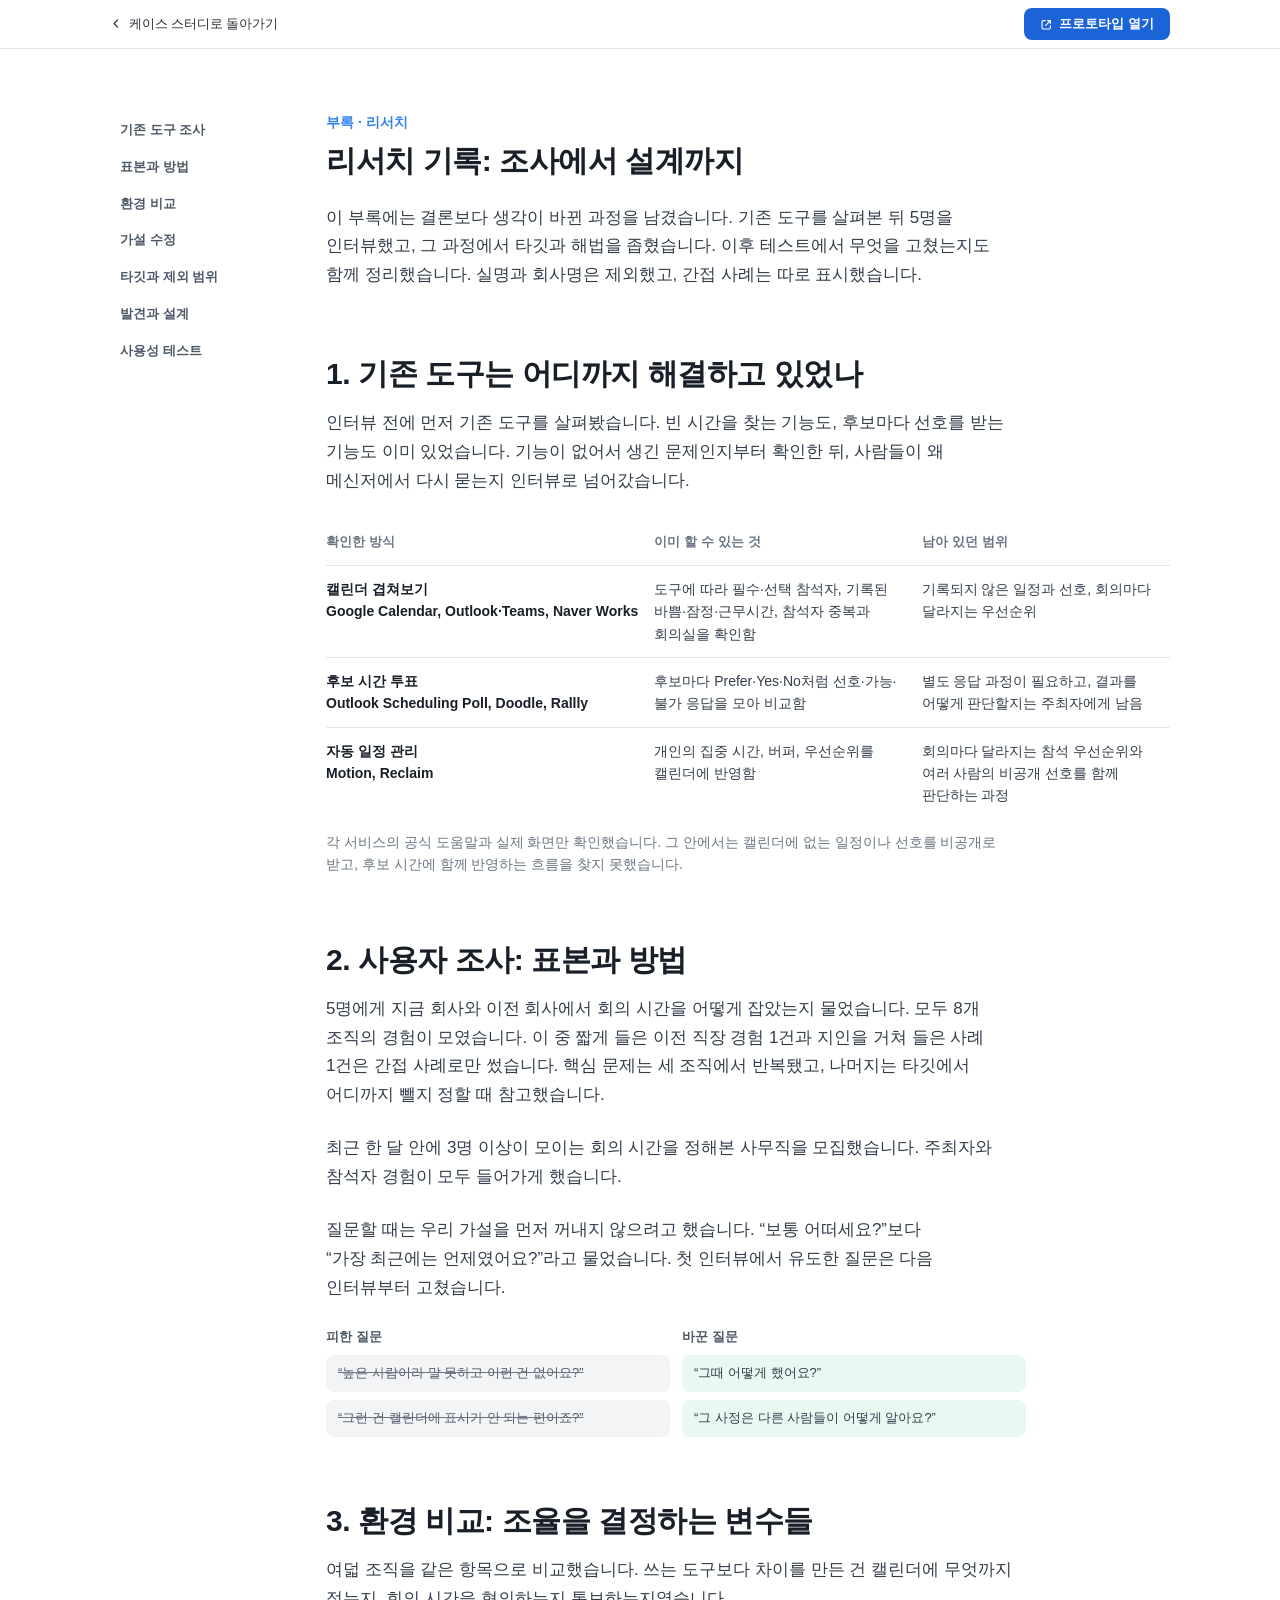
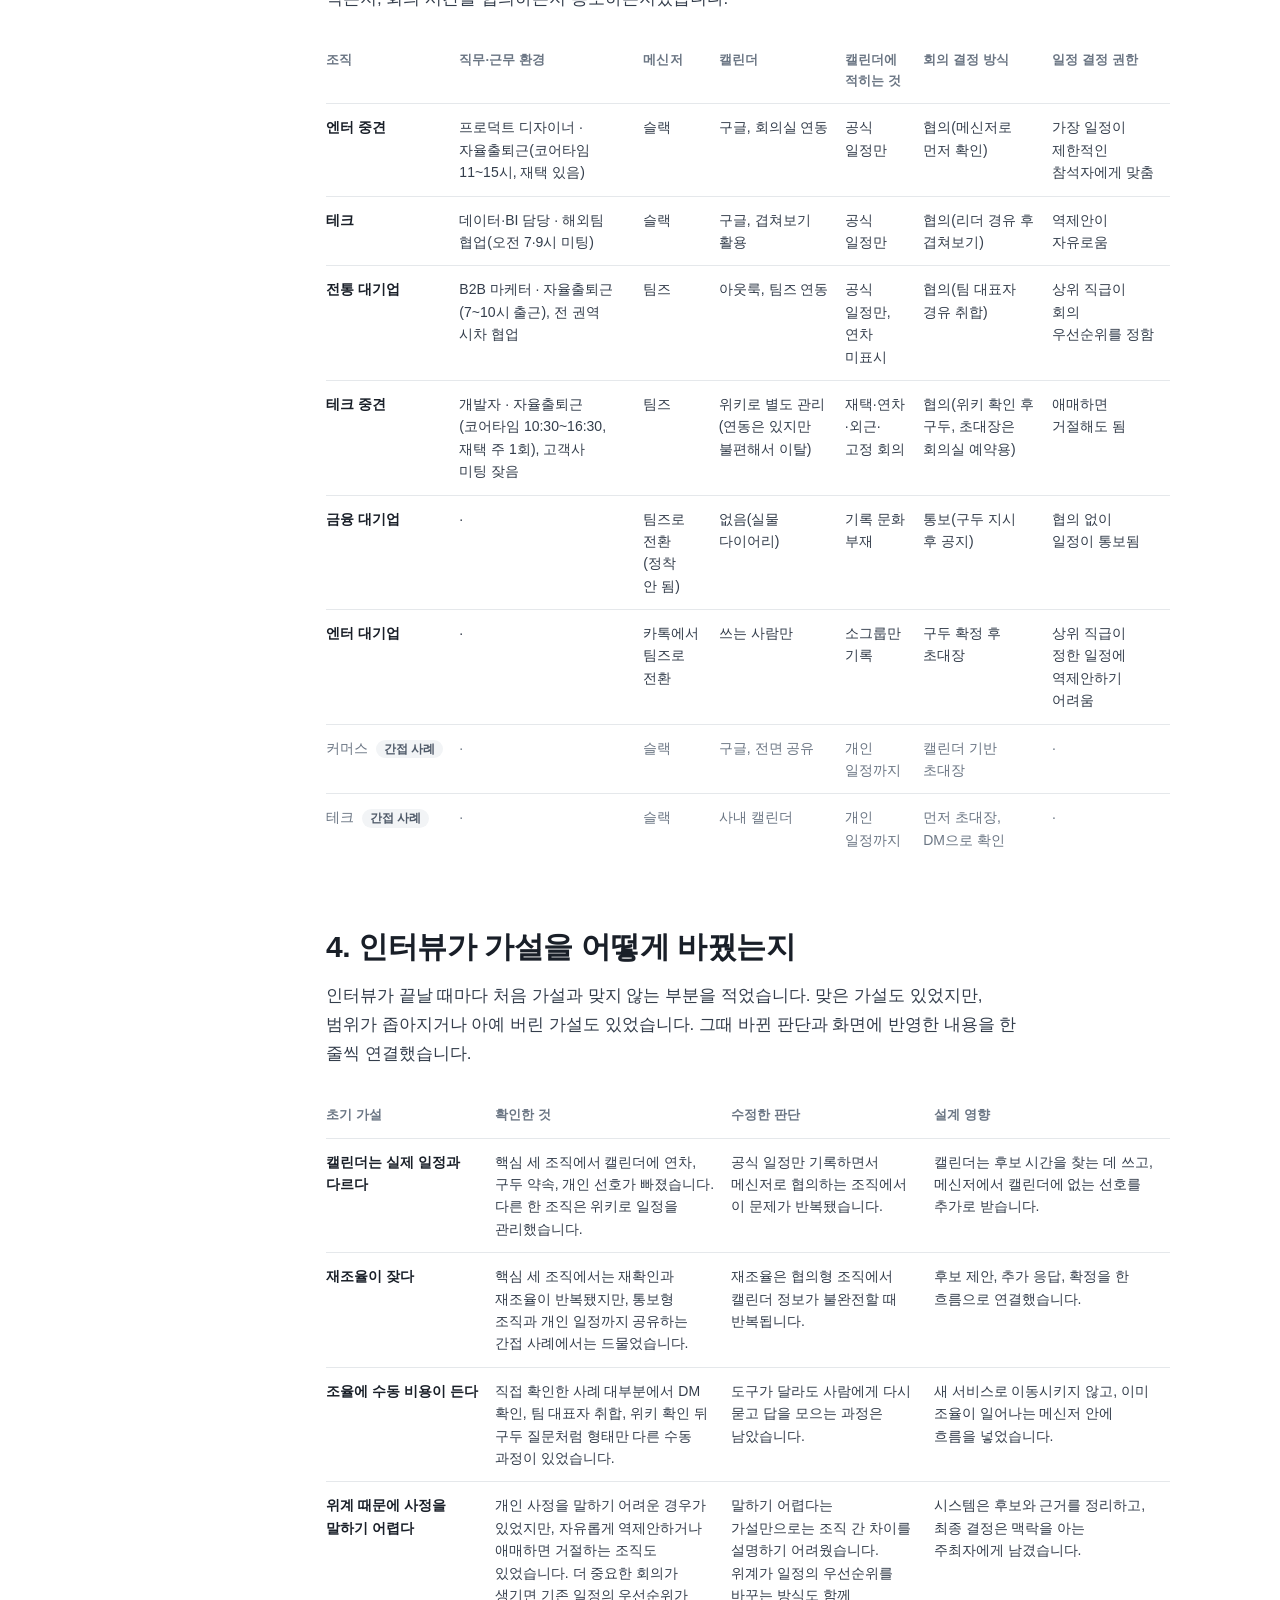
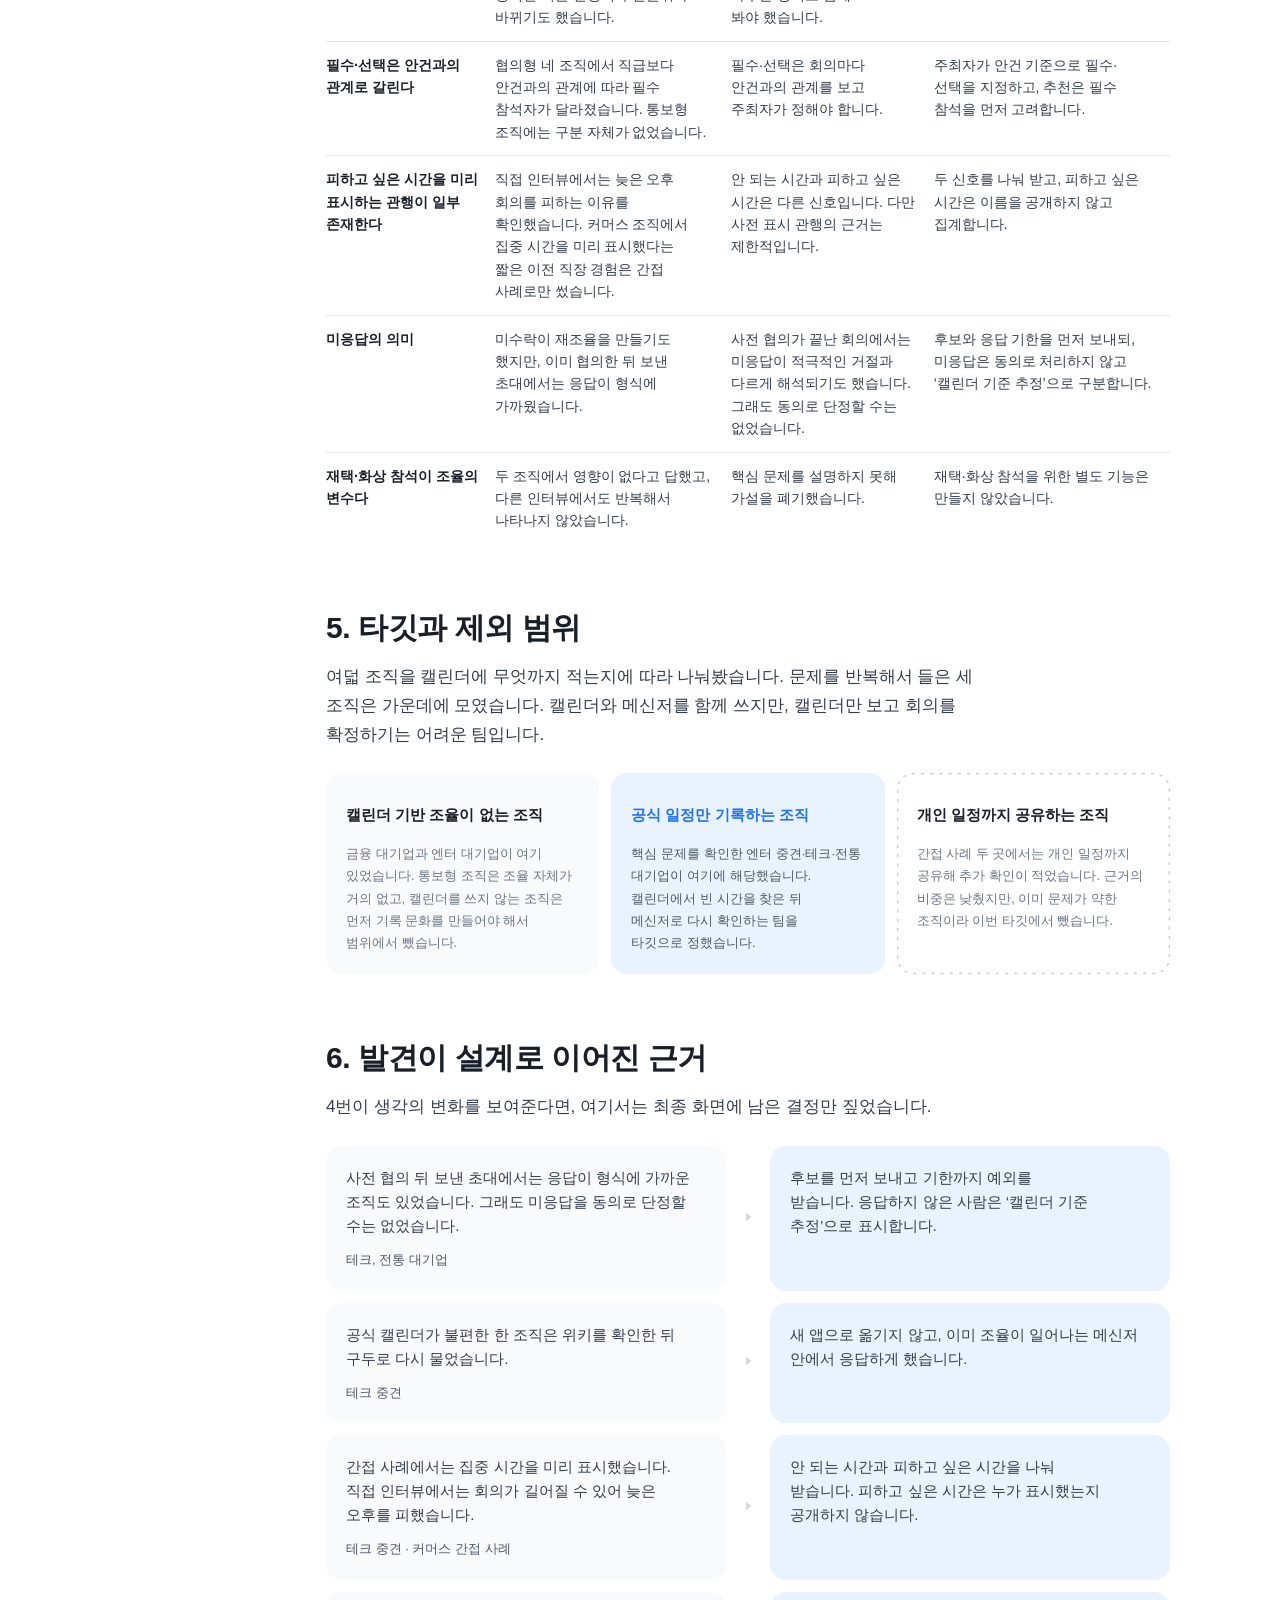
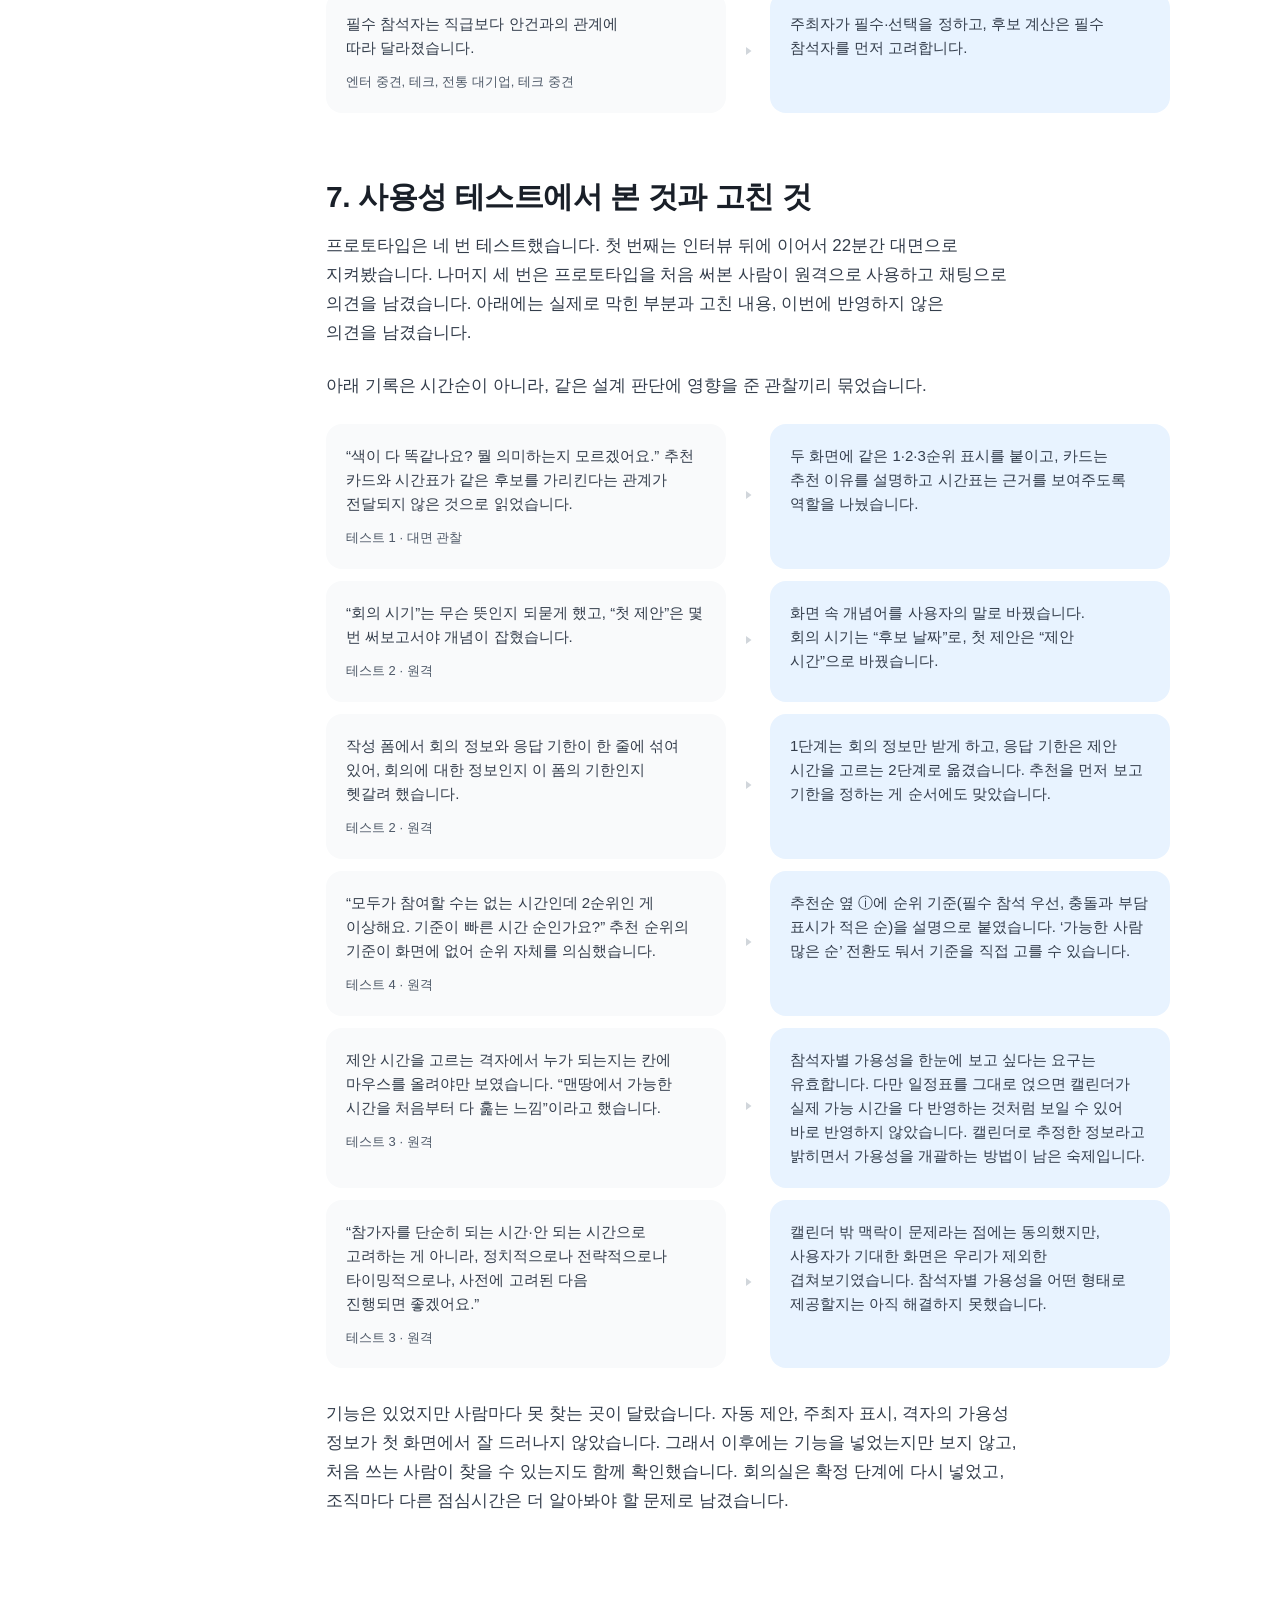
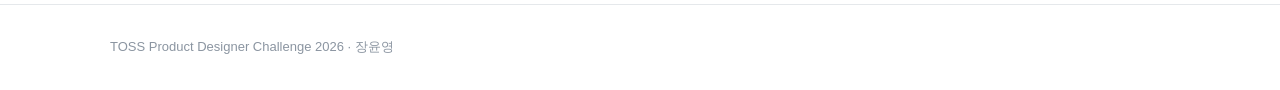
<file: research/index.html>
<!doctype html>
<html lang="ko">
  <head>
    <meta charset="utf-8">
    <meta name="viewport" content="width=device-width, initial-scale=1">
    <link rel="icon" href="data:image/svg+xml,<svg xmlns=%22http://www.w3.org/2000/svg%22 viewBox=%220 0 100 100%22><text y=%22.9em%22 font-size=%2290%22>🗓</text></svg>">
    <title>리서치 부록 · Product Designer Challenge 2026_장윤영</title>
    <meta
      name="description"
      content="리서치 부록입니다. 기존 도구 조사에서 시작해 인터뷰로 가설과 타깃을 좁히고, 설계와 사용성 테스트로 이어진 과정을 담았습니다."
    >
    <link rel="stylesheet" href="../case.css?v=576ea23">
    <style>
      .appendix-toc {
        display: flex;
        flex-wrap: wrap;
        gap: 8px;
        max-width: 700px;
        margin-left: 0;
        margin-right: 0;
      }
      .appendix-toc a {
        font-size: 13px;
        font-weight: 600;
        color: #4E5968;
        background: #F2F4F6;
        padding: 6px 14px;
        border-radius: 999px;
        text-decoration: none;
      }
      .appendix-toc a:hover {
        background: #E5E8EB;
      }
      #appendix-title {
        max-width: 700px;
      }
      /* 넓은 화면: 목차를 좌측 sticky 세로 인덱스로 (알약 → 문서 내비게이션) */
      @media (min-width: 1000px) {
        .section__inner,
        .site-bar__inner,
        .footer {
          width: min(1060px, calc(100% - var(--space-8)));
        }
        .appendix-layout {
          display: grid;
          grid-template-columns: 168px minmax(0, 1fr);
          gap: 48px;
          align-items: start;
        }
        .appendix-toc {
          position: sticky;
          top: 64px;
          flex-direction: column;
          flex-wrap: nowrap;
          align-items: stretch;
          gap: 2px;
          max-width: none;
          margin: 0;
        }
        .appendix-toc a {
          background: transparent;
          border-radius: 6px;
          padding: 7px 10px;
        }
        .appendix-toc a:hover {
          background: #F2F4F6;
        }
      }
      .hypothesis-table {
        min-width: 840px !important;
        table-layout: fixed;
      }
      .hypothesis-table tbody tr > :first-child {
        white-space: normal;
      }
      /* 좁은 화면: 목차가 제목 위로 올라오므로 숨긴다(섹션은 스크롤로 도달) */
      @media (max-width: 999px) {
        .appendix-toc {
          display: none;
        }
      }
    </style>
  </head>
  <body>
    <a class="skip-link" href="#main">본문으로 바로가기</a>

    <nav class="site-bar" aria-label="사이트 이동">
      <div class="site-bar__inner">
        <a class="site-bar__back" href="../index.html"><svg class="btn-icon" viewBox="0 0 16 16" aria-hidden="true" focusable="false"><path d="M9.5 3.5 5 8l4.5 4.5" fill="none" stroke="currentColor" stroke-width="1.5" stroke-linecap="round" stroke-linejoin="round"/></svg>케이스 스터디로 돌아가기</a>
        <div class="site-bar__links">
          <a class="site-bar__cta" href="../prototype/index.html" target="_blank" rel="noopener"><svg class="btn-icon" viewBox="0 0 16 16" aria-hidden="true" focusable="false"><path d="M6.5 3.25H4A1.5 1.5 0 0 0 2.5 4.75V12A1.5 1.5 0 0 0 4 13.5h7.25a1.5 1.5 0 0 0 1.5-1.5V9.5M9.25 3.25h3.5v3.5M12.75 3.25 7 9" fill="none" stroke="currentColor" stroke-width="1.4" stroke-linecap="round" stroke-linejoin="round"/></svg>프로토타입 열기</a>
        </div>
      </div>
    </nav>

    <main id="main">
      <section class="section" aria-labelledby="appendix-title">
        <div class="section__inner">
          <div class="appendix-layout">
            <nav class="appendix-toc" aria-label="부록 목차">
              <a href="#background">기존 도구 조사</a>
              <a href="#sample">표본과 방법</a>
              <a href="#environment">환경 비교</a>
              <a href="#scoring">가설 수정</a>
              <a href="#spectrum">타깃과 제외 범위</a>
              <a href="#insights">발견과 설계</a>
              <a href="#usability">사용성 테스트</a>
            </nav>
            <div class="appendix-body">
          <div class="section__head">
            <p class="eyebrow">부록 · 리서치</p>
            <h1 id="appendix-title">리서치 기록: 조사에서 설계까지</h1>
          </div>
          <p class="article-lead">
            이 부록에는 결론보다 생각이 바뀐 과정을 남겼습니다. 기존 도구를 살펴본 뒤 5명을 인터뷰했고, 그 과정에서 타깃과 해법을 좁혔습니다. 이후 테스트에서 무엇을 고쳤는지도 함께 정리했습니다. 실명과 회사명은 제외했고, 간접 사례는 따로 표시했습니다.
          </p>
          <h2 class="article-subhead" id="background">1. 기존 도구는 어디까지 해결하고 있었나</h2>
          <p class="article-body">
            인터뷰 전에 먼저 기존 도구를 살펴봤습니다. 빈 시간을 찾는 기능도, 후보마다 선호를 받는 기능도 이미 있었습니다. 기능이 없어서 생긴 문제인지부터 확인한 뒤, 사람들이 왜 메신저에서 다시 묻는지 인터뷰로 넘어갔습니다.
          </p>
          <p class="table-hint">표는 옆으로 넘겨 볼 수 있습니다.</p>
          <div class="table-scroll">
            <table class="sample-table table-compact">
              <caption class="sr-only">기존 회의 시간 조율 도구가 해결한 범위</caption>
              <thead>
                <tr>
                  <th scope="col">확인한 방식</th>
                  <th scope="col">이미 할 수 있는 것</th>
                  <th scope="col">남아 있던 범위</th>
                </tr>
              </thead>
              <tbody>
                <tr>
                  <th scope="row">캘린더 겹쳐보기<br>Google Calendar, Outlook·Teams, Naver Works</th>
                  <td>도구에 따라 필수·선택 참석자, 기록된 바쁨·잠정·근무시간, 참석자 중복과 회의실을 확인함</td>
                  <td>기록되지 않은 일정과 선호, 회의마다 달라지는 우선순위</td>
                </tr>
                <tr>
                  <th scope="row">후보 시간 투표<br>Outlook Scheduling Poll, Doodle, Rallly</th>
                  <td>후보마다 Prefer·Yes·No처럼 선호·가능·불가 응답을 모아 비교함</td>
                  <td>별도 응답 과정이 필요하고, 결과를 어떻게 판단할지는 주최자에게 남음</td>
                </tr>
                <tr>
                  <th scope="row">자동 일정 관리<br>Motion, Reclaim</th>
                  <td>개인의 집중 시간, 버퍼, 우선순위를 캘린더에 반영함</td>
                  <td>회의마다 달라지는 참석 우선순위와 여러 사람의 비공개 선호를 함께 판단하는 과정</td>
                </tr>
              </tbody>
            </table>
          </div>
          <p class="table-note">
            각 서비스의 공식 도움말과 실제 화면만 확인했습니다. 그 안에서는 캘린더에 없는 일정이나 선호를 비공개로 받고, 후보 시간에 함께 반영하는 흐름을 찾지 못했습니다.
          </p>

          <h2 class="article-subhead" id="sample">2. 사용자 조사: 표본과 방법</h2>
          <p class="article-body">
            5명에게 지금 회사와 이전 회사에서 회의 시간을 어떻게 잡았는지 물었습니다. 모두 8개 조직의 경험이 모였습니다. 이 중 짧게 들은 이전 직장 경험 1건과 지인을 거쳐 들은 사례 1건은 간접 사례로만 썼습니다. 핵심 문제는 세 조직에서 반복됐고, 나머지는 타깃에서 어디까지 뺄지 정할 때 참고했습니다.
          </p>
          <p class="article-body">최근 한 달 안에 3명 이상이 모이는 회의 시간을 정해본 사무직을 모집했습니다. 주최자와 참석자 경험이 모두 들어가게 했습니다.</p>
          <p class="article-body">
            질문할 때는 우리 가설을 먼저 꺼내지 않으려고 했습니다. “보통 어떠세요?”보다 “가장 최근에는 언제였어요?”라고 물었습니다. 첫 인터뷰에서 유도한 질문은 다음 인터뷰부터 고쳤습니다.
          </p>
          <ul class="probe-list">
            <li class="probe-head" aria-hidden="true"><span>피한 질문</span><span>바꾼 질문</span></li>
            <li><del class="probe-bad"><span class="sr-only">피한 질문: </span>“높은 사람이라 말 못하고 이런 건 없어요?”</del><span class="probe-good"><span class="sr-only">유도하지 않은 후속 질문: </span>“그때 어떻게 했어요?”</span></li>
            <li><del class="probe-bad"><span class="sr-only">피한 질문: </span>“그런 건 캘린더에 표시가 안 되는 편이죠?”</del><span class="probe-good"><span class="sr-only">바꾼 질문: </span>“그 사정은 다른 사람들이 어떻게 알아요?”</span></li>
          </ul>
          <h2 class="article-subhead" id="environment">3. 환경 비교: 조율을 결정하는 변수들</h2>
          <p class="article-body">
            여덟 조직을 같은 항목으로 비교했습니다. 쓰는 도구보다 차이를 만든 건 캘린더에 무엇까지 적는지, 회의 시간을 협의하는지 통보하는지였습니다.
          </p>
          <p class="table-hint">표는 옆으로 넘겨 볼 수 있습니다.</p>
          <div class="table-scroll">
            <table class="sample-table">
              <caption class="sr-only">조직별 환경 비교</caption>
              <thead>
                <tr>
                  <th scope="col">조직</th>
                  <th scope="col">직무·근무 환경</th>
                  <th scope="col">메신저</th>
                  <th scope="col">캘린더</th>
                  <th scope="col">캘린더에 적히는 것</th>
                  <th scope="col">회의 결정 방식</th>
                  <th scope="col">일정 결정 권한</th>
                </tr>
              </thead>
              <tbody>
                <tr>
                  <th scope="row">엔터 중견</th>
                  <td>프로덕트 디자이너 · 자율출퇴근(코어타임 11~15시, 재택 있음)</td>
                  <td>슬랙</td>
                  <td>구글, 회의실 연동</td>
                  <td>공식 일정만</td>
                  <td>협의(메신저로 먼저 확인)</td>
                  <td>가장 일정이 제한적인 참석자에게 맞춤</td>
                </tr>
                <tr>
                  <th scope="row">테크</th>
                  <td>데이터·BI 담당 · 해외팀 협업(오전 7·9시 미팅)</td>
                  <td>슬랙</td>
                  <td>구글, 겹쳐보기 활용</td>
                  <td>공식 일정만</td>
                  <td>협의(리더 경유 후 겹쳐보기)</td>
                  <td>역제안이 자유로움</td>
                </tr>
                <tr>
                  <th scope="row">전통 대기업</th>
                  <td>B2B 마케터 · 자율출퇴근(7~10시 출근), 전 권역 시차 협업</td>
                  <td>팀즈</td>
                  <td>아웃룩, 팀즈 연동</td>
                  <td>공식 일정만, 연차 미표시</td>
                  <td>협의(팀 대표자 경유 취합)</td>
                  <td>상위 직급이 회의 우선순위를 정함</td>
                </tr>
                <tr>
                  <th scope="row">테크 중견</th>
                  <td>개발자 · 자율출퇴근(코어타임 10:30~16:30, 재택 주 1회), 고객사 미팅 잦음</td>
                  <td>팀즈</td>
                  <td>위키로 별도 관리(연동은 있지만 불편해서 이탈)</td>
                  <td>재택·연차·외근·고정 회의</td>
                  <td>협의(위키 확인 후 구두, 초대장은 회의실 예약용)</td>
                  <td>애매하면 거절해도 됨</td>
                </tr>
                <tr>
                  <th scope="row">금융 대기업</th>
                  <td><span aria-hidden="true">·</span><span class="sr-only">기록 없음</span></td>
                  <td>팀즈로 전환(정착 안 됨)</td>
                  <td>없음(실물 다이어리)</td>
                  <td>기록 문화 부재</td>
                  <td>통보(구두 지시 후 공지)</td>
                  <td>협의 없이 일정이 통보됨</td>
                </tr>
                <tr>
                  <th scope="row">엔터 대기업</th>
                  <td><span aria-hidden="true">·</span><span class="sr-only">기록 없음</span></td>
                  <td>카톡에서 팀즈로 전환</td>
                  <td>쓰는 사람만</td>
                  <td>소그룹만 기록</td>
                  <td>구두 확정 후 초대장</td>
                  <td>상위 직급이 정한 일정에 역제안하기 어려움</td>
                </tr>
                <tr class="row-indirect">
                  <th scope="row">커머스<span class="badge-indirect">간접 사례</span></th>
                  <td><span aria-hidden="true">·</span><span class="sr-only">기록 없음</span></td>
                  <td>슬랙</td>
                  <td>구글, 전면 공유</td>
                  <td>개인 일정까지</td>
                  <td>캘린더 기반 초대장</td>
                  <td><span aria-hidden="true">·</span><span class="sr-only">기록 없음</span></td>
                </tr>
                <tr class="row-indirect">
                  <th scope="row">테크<span class="badge-indirect">간접 사례</span></th>
                  <td><span aria-hidden="true">·</span><span class="sr-only">기록 없음</span></td>
                  <td>슬랙</td>
                  <td>사내 캘린더</td>
                  <td>개인 일정까지</td>
                  <td>먼저 초대장, DM으로 확인</td>
                  <td><span aria-hidden="true">·</span><span class="sr-only">기록 없음</span></td>
                </tr>
              </tbody>
            </table>
          </div>

          <h2 class="article-subhead" id="scoring">4. 인터뷰가 가설을 어떻게 바꿨는지</h2>
          <p class="article-body">
            인터뷰가 끝날 때마다 처음 가설과 맞지 않는 부분을 적었습니다. 맞은 가설도 있었지만, 범위가 좁아지거나 아예 버린 가설도 있었습니다. 그때 바뀐 판단과 화면에 반영한 내용을 한 줄씩 연결했습니다.
          </p>
          <p class="table-hint">표는 옆으로 넘겨 볼 수 있습니다.</p>
          <div class="table-scroll">
            <table class="sample-table table-compact hypothesis-table">
              <caption class="sr-only">인터뷰를 통해 수정한 가설과 설계 영향</caption>
              <colgroup>
                <col style="width: 20%">
                <col style="width: 28%">
                <col style="width: 24%">
                <col style="width: 28%">
              </colgroup>
              <thead>
                <tr>
                  <th scope="col">초기 가설</th>
                  <th scope="col">확인한 것</th>
                  <th scope="col">수정한 판단</th>
                  <th scope="col">설계 영향</th>
                </tr>
              </thead>
              <tbody>
                <tr>
                  <th scope="row">캘린더는 실제 일정과 다르다</th>
                  <td>핵심 세 조직에서 캘린더에 연차, 구두 약속, 개인 선호가 빠졌습니다. 다른 한 조직은 위키로 일정을 관리했습니다.</td>
                  <td>공식 일정만 기록하면서 메신저로 협의하는 조직에서 이 문제가 반복됐습니다.</td>
                  <td>캘린더는 후보 시간을 찾는 데 쓰고, 메신저에서 캘린더에 없는 선호를 추가로 받습니다.</td>
                </tr>
                <tr>
                  <th scope="row">재조율이 잦다</th>
                  <td>핵심 세 조직에서는 재확인과 재조율이 반복됐지만, 통보형 조직과 개인 일정까지 공유하는 간접 사례에서는 드물었습니다.</td>
                  <td>재조율은 협의형 조직에서 캘린더 정보가 불완전할 때 반복됩니다.</td>
                  <td>후보 제안, 추가 응답, 확정을 한 흐름으로 연결했습니다.</td>
                </tr>
                <tr>
                  <th scope="row">조율에 수동 비용이 든다</th>
                  <td>직접 확인한 사례 대부분에서 DM 확인, 팀 대표자 취합, 위키 확인 뒤 구두 질문처럼 형태만 다른 수동 과정이 있었습니다.</td>
                  <td>도구가 달라도 사람에게 다시 묻고 답을 모으는 과정은 남았습니다.</td>
                  <td>새 서비스로 이동시키지 않고, 이미 조율이 일어나는 메신저 안에 흐름을 넣었습니다.</td>
                </tr>
                <tr>
                  <th scope="row">위계 때문에 사정을 말하기 어렵다</th>
                  <td>개인 사정을 말하기 어려운 경우가 있었지만, 자유롭게 역제안하거나 애매하면 거절하는 조직도 있었습니다. 더 중요한 회의가 생기면 기존 일정의 우선순위가 바뀌기도 했습니다.</td>
                  <td>말하기 어렵다는 가설만으로는 조직 간 차이를 설명하기 어려웠습니다. 위계가 일정의 우선순위를 바꾸는 방식도 함께 봐야 했습니다.</td>
                  <td>시스템은 후보와 근거를 정리하고, 최종 결정은 맥락을 아는 주최자에게 남겼습니다.</td>
                </tr>
                <tr>
                  <th scope="row">필수·선택은 안건과의 관계로 갈린다</th>
                  <td>협의형 네 조직에서 직급보다 안건과의 관계에 따라 필수 참석자가 달라졌습니다. 통보형 조직에는 구분 자체가 없었습니다.</td>
                  <td>필수·선택은 회의마다 안건과의 관계를 보고 주최자가 정해야 합니다.</td>
                  <td>주최자가 안건 기준으로 필수·선택을 지정하고, 추천은 필수 참석을 먼저 고려합니다.</td>
                </tr>
                <tr>
                  <th scope="row">피하고 싶은 시간을 미리 표시하는 관행이 일부 존재한다</th>
                  <td>직접 인터뷰에서는 늦은 오후 회의를 피하는 이유를 확인했습니다. 커머스 조직에서 집중 시간을 미리 표시했다는 짧은 이전 직장 경험은 간접 사례로만 썼습니다.</td>
                  <td>안 되는 시간과 피하고 싶은 시간은 다른 신호입니다. 다만 사전 표시 관행의 근거는 제한적입니다.</td>
                  <td>두 신호를 나눠 받고, 피하고 싶은 시간은 이름을 공개하지 않고 집계합니다.</td>
                </tr>
                <tr>
                  <th scope="row">미응답의 의미</th>
                  <td>미수락이 재조율을 만들기도 했지만, 이미 협의한 뒤 보낸 초대에서는 응답이 형식에 가까웠습니다.</td>
                  <td>사전 협의가 끝난 회의에서는 미응답이 적극적인 거절과 다르게 해석되기도 했습니다. 그래도 동의로 단정할 수는 없었습니다.</td>
                  <td>후보와 응답 기한을 먼저 보내되, 미응답은 동의로 처리하지 않고 ‘캘린더 기준 추정’으로 구분합니다.</td>
                </tr>
                <tr>
                  <th scope="row">재택·화상 참석이 조율의 변수다</th>
                  <td>두 조직에서 영향이 없다고 답했고, 다른 인터뷰에서도 반복해서 나타나지 않았습니다.</td>
                  <td>핵심 문제를 설명하지 못해 가설을 폐기했습니다.</td>
                  <td>재택·화상 참석을 위한 별도 기능은 만들지 않았습니다.</td>
                </tr>
              </tbody>
            </table>
          </div>

          <h2 class="article-subhead" id="spectrum">5. 타깃과 제외 범위</h2>
          <p class="article-body">
            여덟 조직을 캘린더에 무엇까지 적는지에 따라 나눠봤습니다. 문제를 반복해서 들은 세 조직은 가운데에 모였습니다. 캘린더와 메신저를 함께 쓰지만, 캘린더만 보고 회의를 확정하기는 어려운 팀입니다.
          </p>
          <div class="spectrum">
            <div class="spectrum__cell">
              <h3>캘린더 기반 조율이 없는 조직</h3>
              <p>금융 대기업과 엔터 대기업이 여기 있었습니다. 통보형 조직은 조율 자체가 거의 없고, 캘린더를 쓰지 않는 조직은 먼저 기록 문화를 만들어야 해서 범위에서 뺐습니다.</p>
            </div>
            <div class="spectrum__cell spectrum__cell--target">
              <h3>공식 일정만 기록하는 조직</h3>
              <p>핵심 문제를 확인한 엔터 중견·테크·전통 대기업이 여기에 해당했습니다. 캘린더에서 빈 시간을 찾은 뒤 메신저로 다시 확인하는 팀을 타깃으로 정했습니다.</p>
            </div>
            <div class="spectrum__cell spectrum__cell--ideal">
              <h3>개인 일정까지 공유하는 조직</h3>
              <p>간접 사례 두 곳에서는 개인 일정까지 공유해 추가 확인이 적었습니다. 근거의 비중은 낮췄지만, 이미 문제가 약한 조직이라 이번 타깃에서 뺐습니다.</p>
            </div>
          </div>

          <h2 class="article-subhead" id="insights">6. 발견이 설계로 이어진 근거</h2>
          <p class="article-body">
            4번이 생각의 변화를 보여준다면, 여기서는 최종 화면에 남은 결정만 짚었습니다.
          </p>
          <ul class="path-list" aria-label="발견과 설계 결정의 연결">
            <li class="path-item">
              <div class="path-finding">
                <p>사전 협의 뒤 보낸 초대에서는 응답이 형식에 가까운 조직도 있었습니다. 그래도 미응답을 동의로 단정할 수는 없었습니다.</p>
                <span class="path-source">테크, 전통 대기업</span>
              </div>
              <span class="path-arrow" aria-hidden="true"><svg width="16" height="16" viewBox="0 0 16 16" fill="none"><path d="M6 4 11.5 8 6 12Z" fill="currentColor"/></svg></span>
              <div class="path-decision">
                <p>후보를 먼저 보내고 기한까지 예외를 받습니다. 응답하지 않은 사람은 ‘캘린더 기준 추정’으로 표시합니다.</p>
              </div>
            </li>
            <li class="path-item">
              <div class="path-finding">
                <p>공식 캘린더가 불편한 한 조직은 위키를 확인한 뒤 구두로 다시 물었습니다.</p>
                <span class="path-source">테크 중견</span>
              </div>
              <span class="path-arrow" aria-hidden="true"><svg width="16" height="16" viewBox="0 0 16 16" fill="none"><path d="M6 4 11.5 8 6 12Z" fill="currentColor"/></svg></span>
              <div class="path-decision">
                <p>새 앱으로 옮기지 않고, 이미 조율이 일어나는 메신저 안에서 응답하게 했습니다.</p>
              </div>
            </li>
            <li class="path-item">
              <div class="path-finding">
                <p>간접 사례에서는 집중 시간을 미리 표시했습니다. 직접 인터뷰에서는 회의가 길어질 수 있어 늦은 오후를 피했습니다.</p>
                <span class="path-source">테크 중견 · 커머스 간접 사례</span>
              </div>
              <span class="path-arrow" aria-hidden="true"><svg width="16" height="16" viewBox="0 0 16 16" fill="none"><path d="M6 4 11.5 8 6 12Z" fill="currentColor"/></svg></span>
              <div class="path-decision">
                <p>안 되는 시간과 피하고 싶은 시간을 나눠 받습니다. 피하고 싶은 시간은 누가 표시했는지 공개하지 않습니다.</p>
              </div>
            </li>
            <li class="path-item">
              <div class="path-finding">
                <p>필수 참석자는 직급보다 안건과의 관계에 따라 달라졌습니다.</p>
                <span class="path-source">엔터 중견, 테크, 전통 대기업, 테크 중견</span>
              </div>
              <span class="path-arrow" aria-hidden="true"><svg width="16" height="16" viewBox="0 0 16 16" fill="none"><path d="M6 4 11.5 8 6 12Z" fill="currentColor"/></svg></span>
              <div class="path-decision">
                <p>주최자가 필수·선택을 정하고, 후보 계산은 필수 참석자를 먼저 고려합니다.</p>
              </div>
            </li>
          </ul>

          <h2 class="article-subhead" id="usability">7. 사용성 테스트에서 본 것과 고친 것</h2>
          <p class="article-body">
            프로토타입은 네 번 테스트했습니다. 첫 번째는 인터뷰 뒤에 이어서 22분간 대면으로 지켜봤습니다. 나머지 세 번은 프로토타입을 처음 써본 사람이 원격으로 사용하고 채팅으로 의견을 남겼습니다. 아래에는 실제로 막힌 부분과 고친 내용, 이번에 반영하지 않은 의견을 남겼습니다.
          </p>
          <p class="article-body">아래 기록은 시간순이 아니라, 같은 설계 판단에 영향을 준 관찰끼리 묶었습니다.</p>
          <ul class="path-list" aria-label="사용성 테스트 관찰과 조치">
            <li class="path-item">
              <div class="path-finding">
                <p>“색이 다 똑같나요? 뭘 의미하는지 모르겠어요.” 추천 카드와 시간표가 같은 후보를 가리킨다는 관계가 전달되지 않은 것으로 읽었습니다.</p>
                <span class="path-source">테스트 1 · 대면 관찰</span>
              </div>
              <span class="path-arrow" aria-hidden="true"><svg width="16" height="16" viewBox="0 0 16 16" fill="none"><path d="M6 4 11.5 8 6 12Z" fill="currentColor"/></svg></span>
              <div class="path-decision">
                <p>두 화면에 같은 1·2·3순위 표시를 붙이고, 카드는 추천 이유를 설명하고 시간표는 근거를 보여주도록 역할을 나눴습니다.</p>
              </div>
            </li>

            <li class="path-item">
              <div class="path-finding">
                <p>“회의 시기”는 무슨 뜻인지 되묻게 했고, “첫 제안”은 몇 번 써보고서야 개념이 잡혔습니다.</p>
                <span class="path-source">테스트 2 · 원격</span>
              </div>
              <span class="path-arrow" aria-hidden="true"><svg width="16" height="16" viewBox="0 0 16 16" fill="none"><path d="M6 4 11.5 8 6 12Z" fill="currentColor"/></svg></span>
              <div class="path-decision">
                <p>화면 속 개념어를 사용자의 말로 바꿨습니다. 회의 시기는 “후보 날짜”로, 첫 제안은 “제안 시간”으로 바꿨습니다.</p>
              </div>
            </li>
            <li class="path-item">
              <div class="path-finding">
                <p>작성 폼에서 회의 정보와 응답 기한이 한 줄에 섞여 있어, 회의에 대한 정보인지 이 폼의 기한인지 헷갈려 했습니다.</p>
                <span class="path-source">테스트 2 · 원격</span>
              </div>
              <span class="path-arrow" aria-hidden="true"><svg width="16" height="16" viewBox="0 0 16 16" fill="none"><path d="M6 4 11.5 8 6 12Z" fill="currentColor"/></svg></span>
              <div class="path-decision">
                <p>1단계는 회의 정보만 받게 하고, 응답 기한은 제안 시간을 고르는 2단계로 옮겼습니다. 추천을 먼저 보고 기한을 정하는 게 순서에도 맞았습니다.</p>
              </div>
            </li>

            <li class="path-item">
              <div class="path-finding">
                <p>“모두가 참여할 수는 없는 시간인데 2순위인 게 이상해요. 기준이 빠른 시간 순인가요?” 추천 순위의 기준이 화면에 없어 순위 자체를 의심했습니다.</p>
                <span class="path-source">테스트 4 · 원격</span>
              </div>
              <span class="path-arrow" aria-hidden="true"><svg width="16" height="16" viewBox="0 0 16 16" fill="none"><path d="M6 4 11.5 8 6 12Z" fill="currentColor"/></svg></span>
              <div class="path-decision">
                <p>추천순 옆 ⓘ에 순위 기준(필수 참석 우선, 충돌과 부담 표시가 적은 순)을 설명으로 붙였습니다. ‘가능한 사람 많은 순’ 전환도 둬서 기준을 직접 고를 수 있습니다.</p>
              </div>
            </li>
            <li class="path-item">
              <div class="path-finding">
                <p>제안 시간을 고르는 격자에서 누가 되는지는 칸에 마우스를 올려야만 보였습니다. “맨땅에서 가능한 시간을 처음부터 다 훑는 느낌”이라고 했습니다.</p>
                <span class="path-source">테스트 3 · 원격</span>
              </div>
              <span class="path-arrow" aria-hidden="true"><svg width="16" height="16" viewBox="0 0 16 16" fill="none"><path d="M6 4 11.5 8 6 12Z" fill="currentColor"/></svg></span>
              <div class="path-decision">
                <p>참석자별 가용성을 한눈에 보고 싶다는 요구는 유효합니다. 다만 일정표를 그대로 얹으면 캘린더가 실제 가능 시간을 다 반영하는 것처럼 보일 수 있어 바로 반영하지 않았습니다. 캘린더로 추정한 정보라고 밝히면서 가용성을 개괄하는 방법이 남은 숙제입니다.</p>
              </div>
            </li>
            <li class="path-item">
              <div class="path-finding">
                <p>“참가자를 단순히 되는 시간·안 되는 시간으로 고려하는 게 아니라, 정치적으로나 전략적으로나 타이밍적으로나, 사전에 고려된 다음 진행되면 좋겠어요.”</p>
                <span class="path-source">테스트 3 · 원격</span>
              </div>
              <span class="path-arrow" aria-hidden="true"><svg width="16" height="16" viewBox="0 0 16 16" fill="none"><path d="M6 4 11.5 8 6 12Z" fill="currentColor"/></svg></span>
              <div class="path-decision">
                <p>캘린더 밖 맥락이 문제라는 점에는 동의했지만, 사용자가 기대한 화면은 우리가 제외한 겹쳐보기였습니다. 참석자별 가용성을 어떤 형태로 제공할지는 아직 해결하지 못했습니다.</p>
              </div>
            </li>
          </ul>
          <p class="article-body">
            기능은 있었지만 사람마다 못 찾는 곳이 달랐습니다. 자동 제안, 주최자 표시, 격자의 가용성 정보가 첫 화면에서 잘 드러나지 않았습니다. 그래서 이후에는 기능을 넣었는지만 보지 않고, 처음 쓰는 사람이 찾을 수 있는지도 함께 확인했습니다. 회의실은 확정 단계에 다시 넣었고, 조직마다 다른 점심시간은 더 알아봐야 할 문제로 남겼습니다.
          </p>

            </div>
          </div>
        </div>
      </section>
    </main>

    <footer class="footer">
      <p>TOSS Product Designer Challenge 2026 · 장윤영</p>
    </footer>

    <script>
      // 가로 스크롤 표: 넘치는 방향에만 흰색 페이드(mask)를 켠다. 끝까지 밀면 그쪽은 꺼진다.
      (function () {
        var tables = document.querySelectorAll(".table-scroll");
        function update(el) {
          var max = el.scrollWidth - el.clientWidth;
          el.classList.toggle("more-left", el.scrollLeft > 1);
          el.classList.toggle("more-right", el.scrollLeft < max - 1);
        }
        tables.forEach(function (el) {
          update(el);
          el.addEventListener("scroll", function () { update(el); }, { passive: true });
        });
        window.addEventListener("resize", function () {
          tables.forEach(update);
        });
      })();
    </script>
  </body>
</html>
</file>
<file: case.css>
:root {
  --font-sans: "Pretendard", -apple-system, BlinkMacSystemFont, "Apple SD Gothic Neo", sans-serif;

  --text-12: 12px;
  --text-13: 13px;
  --text-14: 14px;
  --text-15: 15px;
  --text-16: 16px;
  --text-17: 17px;
  --text-19: 19px;
  --text-21: 21px;
  --text-22: 22px;
  --text-30: 30px;
  --text-44: 44px;

  --space-1: 4px;
  --space-2: 8px;
  --space-3: 12px;
  --space-4: 16px;
  --space-5: 20px;
  --space-6: 24px;
  --space-8: 32px;
  --space-10: 40px;
  --space-12: 48px;
  --space-16: 64px;

  --radius-4: 4px;
  --radius-6: 6px;
  --radius-8: 8px;
  --radius-12: 12px;
  --radius-16: 16px;

  --prose-width: 700px;
  --media-width: 860px;

  --gray-50: #f9fafb;
  --gray-100: #f2f4f6;
  --gray-200: #e5e8eb;
  --gray-300: #d1d6db;
  --gray-400: #8b95a1;
  --gray-500: #6b7684;
  --gray-600: #4e5968;
  --gray-700: #333d4b;
  --gray-800: #29303b;
  --gray-900: #191f28;

  --accent: #3182f6;
  --accent-strong: #2272eb;
  --accent-soft: #e8f3ff;
  --accent-ring: rgba(49, 130, 246, 0.32);
  --green-soft: #e7f9f1;
  --green-line: #a7ddc2;
  --green-text: #1c8a58;
  --amber-1: #fff8eb;
  --amber-2: #f7e8c7;
  --amber-line: #c8912f;
  --surface: #ffffff;
  --surface-muted: #f9fafb;
  --border: #e5e8eb;
  --border-strong: #e5e8eb;

  color-scheme: light;
}

* {
  box-sizing: border-box;
}

html {
  scroll-behavior: smooth;
}

body {
  margin: 0;
  background: var(--surface);
  color: var(--gray-900);
  font-family: var(--font-sans);
  font-size: var(--text-16);
  line-height: 1.6;
  letter-spacing: 0;
  word-break: keep-all;
  overflow-wrap: anywhere;
  text-wrap: pretty;
}

/* 제목은 줄 길이를 균형 있게(고아 단어·짧은 끝줄 방지) */
.hero h1,
.section h1,
.section h2,
.article-subhead {
  text-wrap: balance;
}

a {
  color: inherit;
}

p,
h1,
h2,
h3 {
  margin: 0;
}

.skip-link {
  position: fixed;
  top: var(--space-3);
  left: var(--space-3);
  z-index: 20;
  /* -120%는 top 오프셋 때문에 아래 4px가 화면에 남는다 (프로토타입 F-001과 동일) */
  transform: translateY(-200%);
  border-radius: var(--radius-8);
  background: var(--gray-900);
  color: white;
  padding: var(--space-2) var(--space-3);
  text-decoration: none;
}

.skip-link:focus {
  transform: translateY(0);
}

.hero {
  display: grid;
}

.hero__inner,
.section__inner,
.footer,
.site-bar__inner {
  width: min(var(--media-width), calc(100% - var(--space-8)));
  margin: 0 auto;
}

.hero__inner {
  padding: 96px 0 var(--space-16);
}

.eyebrow {
  color: var(--accent);
  font-size: var(--text-14);
  font-weight: 600;
  line-height: 1.4;
}

/* 프로즈 컬럼(700px)을 페이지 중앙에 두고, max-width가 없는 인라인 요소는 그 컬럼의 왼쪽 끝에 맞춘다 */
.hero .eyebrow,
.section__head .eyebrow,
.hero__button,
.hero__note {
  margin-left: max(0px, calc((100% - var(--prose-width)) / 2));
}

.hero h1 {
  max-width: var(--prose-width);
  margin-left: auto;
  margin-right: auto;
  margin-top: var(--space-3);
  color: var(--gray-900);
  font-size: var(--text-44);
  font-weight: 700;
  line-height: 1.3;
  letter-spacing: -0.02em;
}

.hero__copy {
  max-width: var(--prose-width);
  margin-left: auto;
  margin-right: auto;
  margin-top: var(--space-4);
  color: var(--gray-700);
  font-size: var(--text-17);
  line-height: 1.7;
}

.hero__button {
  display: inline-flex;
  min-height: 48px;
  align-items: center;
  justify-content: center;
  gap: var(--space-2);
  margin-top: var(--space-8);
  border-radius: var(--radius-12);
  background: var(--accent);
  color: white;
  font-size: var(--text-16);
  font-weight: 600;
  padding: 0 var(--space-6);
  text-decoration: none;
  transition: background-color 150ms ease, transform 150ms ease;
}

/* 버튼 앞 아이콘(새 창·백버튼 등). 글자 크기에 맞춰 따라간다 */
.btn-icon {
  width: 1em;
  height: 1em;
  flex: none;
}

/* 상단바 백버튼(부록 → 아티클) */
.site-bar__back {
  display: inline-flex;
  align-items: center;
  gap: 6px;
  color: var(--gray-800);
  font-size: var(--text-13);
  font-weight: 500;
  letter-spacing: -0.01em;
  text-decoration: none;
}

.site-bar__back:hover {
  color: var(--gray-900);
}

.site-bar__back:focus-visible {
  outline: 3px solid var(--accent-ring);
  outline-offset: 2px;
}

.hero__button:hover {
  background: var(--accent-strong);
}

.hero__button:active {
  transform: translateY(1px);
}

.hero__button:focus-visible,
.skip-link:focus-visible {
  outline: 3px solid var(--accent-ring);
  outline-offset: 3px;
}

.section {
  border-bottom: 1px solid var(--border);
  padding: var(--space-16) 0;
}

.section__head {
  display: grid;
  gap: var(--space-2);
  margin-bottom: var(--space-6);
}

.section__head--inline {
  grid-template-columns: minmax(0, 1fr) minmax(240px, 320px);
  align-items: end;
  gap: var(--space-6);
}

.section h1,
.section h2 {
  max-width: var(--prose-width);
  margin-left: auto;
  margin-right: auto;
  color: var(--gray-900);
  font-size: var(--text-30);
  font-weight: 600;
  line-height: 1.3;
  letter-spacing: -0.015em;
}

.section-note {
  color: var(--gray-600);
  font-size: var(--text-13);
}

.clue-table {
  margin-top: var(--space-3);
}

.clue-row {
  display: grid;
  grid-template-columns: minmax(180px, 0.82fr) minmax(0, 1.18fr);
  min-height: 50px;
  border-top: 1px solid var(--border);
}

.clue-row:first-child {
  border-top: 0;
}

.clue-row span {
  display: flex;
  align-items: center;
  padding: var(--space-3) var(--space-4);
}

.clue-row span + span {
  color: var(--gray-700);
}

.clue-row--head {
  min-height: 42px;
  border-bottom: 1px solid var(--border);
  color: var(--gray-400);
  font-size: var(--text-13);
  font-weight: 600;
}

.clue-row--head span + span {
  color: var(--gray-400);
}

.problem-summary {
  max-width: var(--prose-width);
  margin-left: auto;
  margin-right: auto;
  margin-top: var(--space-6);
  border-radius: var(--radius-16);
  background: var(--surface-muted);
  color: var(--gray-900);
  font-size: var(--text-19);
  font-weight: 600;
  line-height: 1.6;
  padding: var(--space-5) var(--space-6);
}

.decision-item,
.screen-card,
.principle-list article {
  border-radius: var(--radius-16);
  background: var(--surface-muted);
}

.stage__step {
  display: inline-flex;
  width: 28px;
  height: 28px;
  flex: none;
  align-items: center;
  justify-content: center;
  border-radius: 50%;
  background: var(--accent-soft);
  color: var(--accent-strong);
  font-size: var(--text-12);
  font-weight: 600;
}

/* 보조 블록의 제목은 모두 같은 단계로: 15px·700·g900 (갈림길·스펙트럼·장면 캡션 공통) */
.decision-item h3,
.screen-card h3,
.principle-list h3,
.stage figcaption h3 {
  margin-top: var(--space-4);
  color: var(--gray-900);
  font-size: var(--text-15);
  font-weight: 700;
  line-height: 1.4;
}

.decision-item p,
.screen-card p,
.principle-list p,
.stage figcaption p {
  margin-top: var(--space-2);
  color: var(--gray-700);
  font-size: var(--text-15);
  line-height: 1.6;
}

.insight-list {
  display: grid;
  gap: var(--space-2);
  margin: 0;
  padding: 0;
  list-style: none;
}

.insight-list li {
  display: grid;
  grid-template-columns: 52px minmax(0, 1fr);
  align-items: start;
  min-height: 42px;
  border-radius: var(--radius-16);
  background: var(--surface-muted);
  color: var(--gray-700);
  padding: var(--space-3) var(--space-4);
}

.insight-list span {
  color: var(--accent);
  font-size: var(--text-12);
  font-weight: 600;
}

.decision-list,
.screen-grid,
.principle-list {
  display: grid;
  gap: var(--space-3);
}

.decision-list {
  grid-template-columns: repeat(3, minmax(0, 1fr));
}

.decision-item {
  padding: var(--space-5);
}

.screen-grid {
  grid-template-columns: repeat(4, minmax(0, 1fr));
}

.screen-card {
  min-height: 306px;
  padding: var(--space-4);
}

.mock {
  display: grid;
  align-content: start;
  gap: var(--space-2);
  height: 150px;
  overflow: hidden;
  border-radius: var(--radius-16);
  background: var(--surface-muted);
  padding: var(--space-3);
}

.mock__bar,
.mock__bubble,
.mock__button,
.mock__slot,
.mock__rank,
.mock__summary,
.mock__notice,
.mock__legend {
  border-radius: var(--radius-6);
}

.mock__bar {
  width: 54%;
  height: 12px;
  background: var(--gray-300);
}

.mock__bubble {
  width: 72%;
  height: 28px;
  background: var(--surface);
}

.mock__bubble--wide {
  width: 100%;
  height: 38px;
}

.mock__button {
  width: 62%;
  height: 30px;
  margin-top: var(--space-1);
  background: var(--accent);
}

.mock__button--dark {
  width: 100%;
  background: var(--gray-900);
}

.mock__slot {
  height: 26px;
  background: white;
}

.mock__slot--filled {
  background: var(--green-soft);
}

.mock__slot--soft {
  background: var(--amber-1);
  background-image: repeating-linear-gradient(
    135deg,
    transparent 0,
    transparent 6px,
    rgba(200, 145, 47, 0.14) 6px,
    rgba(200, 145, 47, 0.14) 10px
  );
}

.mock__chip-row {
  display: flex;
  gap: var(--space-1);
}

.mock__chip-row span {
  width: 31%;
  height: 22px;
  border-radius: 999px;
  background: white;
}

.mock__rank {
  height: 30px;
  background: white;
}

.mock__rank--top {
  height: 40px;
  background: var(--green-soft);
}

.mock__rank--warning {
  background: var(--amber-1);
}

.mock__legend {
  width: 74%;
  height: 12px;
  background: linear-gradient(90deg, var(--gray-100), var(--accent-soft), var(--accent));
}

.mock__summary {
  height: 26px;
  width: 100%;
  background: white;
}

.mock__summary--short {
  width: 74%;
}

.mock__notice {
  height: 42px;
  background: var(--accent-soft);
}

.principle-list {
  grid-template-columns: repeat(4, minmax(0, 1fr));
}

.principle-list article {
  min-height: 150px;
  padding: var(--space-5);
}

.hero__note {
  margin-top: var(--space-3);
  color: var(--gray-400);
  font-size: var(--text-14);
  font-weight: 600;
}

/* 인터뷰 인용: 받은 메시지 말풍선. 발화라는 사실을 형태로 말한다 */
/* 인용은 발견→결정 박스와 같은 카드 문법 — 회색 카드에 발화, 아래 조용한 출처 */
.research-lead {
  max-width: var(--prose-width);
  margin-left: auto;
  margin-right: auto;
  margin-top: var(--space-6);
  color: var(--gray-700);
  font-size: var(--text-17);
  font-weight: 600;
  line-height: 1.7;
}

.lifecycle {
  display: grid;
  grid-template-columns: minmax(0, 1fr);
  gap: var(--space-16);
  margin-top: var(--space-8);
  margin-bottom: var(--space-12);
}

/* 장면 임베드는 프로즈 컬럼 밖으로 넓게(추천 화면 2단 유지 → 세로 급감).
   왼쪽은 본문과 같은 라인에 붙이고 오른쪽으로만 확장한다(마진 체계 통일).
   (100% + 100vw) / 2 = 컨테이너 왼쪽 끝에서 뷰포트 오른쪽 끝까지의 거리. */
/* 임베드 장면: 컨테이너(미디어 폭) 안에 꽉 채워 좌우 마진을 대칭으로.
   예전엔 오른쪽으로만 breakout 해서 마진이 170:24로 어긋났다. */
.stage {
  width: 100%;
  max-width: none;
  margin: 0;
}

.stage__embed {
  position: relative;
}

/* ── 캘린더에 없던 것들 (항목 + 출처 태그 목록) ──
   비교표가 아니라 "항목 : 출처" 나열이라 표 대신 칩 리스트로 읽는다. */
.absent-list {
  display: grid;
  grid-template-columns: repeat(2, 1fr);
  gap: var(--space-3);
  margin: 0 0 var(--space-8);
  padding: 0;
  list-style: none;
}

.absent-list li {
  display: flex;
  flex-direction: column;
  align-items: flex-start;
  gap: var(--space-3);
  border-radius: var(--radius-12);
  background: var(--surface-muted);
  padding: var(--space-5);
}

.absent-list .absent-item {
  color: var(--gray-700);
  font-size: var(--text-15);
  line-height: 1.5;
}

.absent-list .absent-source {
  flex: none;
  border-radius: 999px;
  background: var(--surface);
  color: var(--gray-500);
  font-size: var(--text-13);
  font-weight: 600;
  padding: var(--space-1) var(--space-3);
}

/* ── 발견→결정 연결 목록 (부록 1번 섹션) ──
   왼쪽 회색 상자 = 리서치에서 본 것, 오른쪽 연파랑 상자 = 그래서 정한 것.
   사이 화살표가 인과를 잇는다. 좁은 화면에선 세로로 쌓이고 화살표가 아래를 향한다. */
.path-list {
  display: grid;
  gap: var(--space-3);
  margin: 0 0 var(--space-8);
  padding: 0;
  list-style: none;
}

.path-item {
  display: grid;
  grid-template-columns: 1fr 20px 1fr;
  gap: var(--space-3);
  align-items: stretch;
}

.path-finding,
.path-decision {
  border-radius: var(--radius-16);
  padding: var(--space-5);
  font-size: var(--text-15);
  line-height: 1.6;
}

.path-finding {
  background: var(--surface-muted);
  color: var(--gray-700);
}

.path-decision {
  background: var(--accent-soft);
  color: var(--gray-700);
}

.path-finding p,
.path-decision p {
  margin: 0;
}

/* 보조 요소(출처·punchline) 없이 문장 하나만 있는 카드는 한 단계 굵게 —
   출처/punchline이 붙은 카드는 자식이 둘이라 :only-child에 걸리지 않아 제외된다. */
.path-finding p:only-child,
.path-decision p:only-child {
  font-weight: 500;
}

.path-source {
  display: block;
  margin-top: var(--space-3);
  color: var(--gray-600);
  font-size: var(--text-13);
}

/* 왼쪽 상자가 인용일 때(01 문제 섹션) — 말을 조금 더 또렷하게 */
/* 인용 박스: 대사가 본체, 출처는 캡션. 오른쪽 상자보다 짧을 때 대사를 세로 중앙에 둔다. */
.path-quote {
  margin: 0;
  display: flex;
  flex-direction: column;
  justify-content: center;
}

.path-quote p {
  color: var(--gray-900);
  font-size: var(--text-15);
  font-weight: 600;
}

/* 오른쪽 상자의 인사이트 한 줄 punchline */
.path-point {
  color: var(--gray-900);
  font-weight: 600;
  margin-bottom: var(--space-2) !important;
}

.path-arrow {
  align-self: center;
  justify-self: center;
  color: var(--gray-300);
  line-height: 1;
}

@media (max-width: 760px) {
  .path-item {
    grid-template-columns: 1fr;
    gap: var(--space-2);
  }

  .path-arrow {
    transform: rotate(90deg);
  }
}

/* 콘텐츠 폭이 좁은 장면(확정 카드)은 컨테이너도 좁힌다.
   프로즈·표와 같은 왼쪽 라인에 붙인다(가운데 띄우면 혼자 어긋나 보인다). */
.stage--narrow {
  width: 100%;
}

/* 추천 장면: 모달이 좁으면 1열로 접혀서, iframe 컨테이너만 가운데 breakout으로 넓혀
   캡처처럼 2열(후보 카드 + 캘린더)이 보이게 한다. 캡션은 제자리(프로즈 정렬) 유지. */
.stage--wide .stage__embed {
  width: min(1060px, calc(100vw - var(--space-8)));
  margin-left: 50%;
  transform: translateX(-50%);
}

/* 장면 캡션: 제목(왼쪽 열) · 설명(오른쪽 열)을 수평 정렬 */
.stage figcaption {
  max-width: var(--prose-width);
  margin-top: var(--space-6);
  display: grid;
  grid-template-columns: 92px minmax(0, 1fr);
  gap: var(--space-3);
  align-items: start;
}

.stage__frame {
  display: flex;
  align-items: center;
  gap: var(--space-3);
  height: 96px;
  border: 1px dashed var(--border-strong);
  border-radius: var(--radius-16);
  background: var(--surface-muted);
  color: var(--gray-500);
  font-size: var(--text-13);
  font-weight: 600;
  padding: var(--space-4);
}

/* 장면 캡션은 본문(17px·gray-700)과 뚜렷이 구분되는 보조 위계로:
   제목은 작은 라벨(15px·700), 설명은 14px 회색. 길어도 본문처럼 읽히지 않게. */
.stage figcaption h3 {
  margin-top: 0;
  font-size: var(--text-15);
  font-weight: 700;
}

.stage figcaption p {
  margin-top: 0;
  font-size: var(--text-14);
  color: var(--gray-500);
  line-height: 1.6;
}

.principle-list--three {
  grid-template-columns: repeat(3, minmax(0, 1fr));
}

.trace-list {
  max-width: var(--prose-width);
  display: grid;
  gap: var(--space-2);
  margin: var(--space-4) auto 0;
  padding: 0;
  list-style: none;
}

.trace-list li {
  display: grid;
  grid-template-columns: 72px minmax(0, 1fr);
  gap: var(--space-3);
  align-items: start;
  border-radius: var(--radius-16);
  background: var(--surface-muted);
  color: var(--gray-700);
  padding: var(--space-3) var(--space-4);
}

.trace-list b {
  color: var(--accent-strong);
  font-size: var(--text-12);
  font-weight: 600;
}

.footer {
  display: grid;
  gap: var(--space-3);
  padding: var(--space-8) 0;
  color: var(--gray-400);
  font-size: var(--text-15);
}

.footer p {
  font-size: var(--text-13);
  color: var(--gray-400);
}

@media (max-width: 760px) {
  .hero__inner,
  .section__inner,
  .footer,
  .site-bar__inner {
    width: min(100% - var(--space-5), var(--media-width));
  }

  .hero__inner {
    padding: var(--space-10) 0 var(--space-8);
  }

  .section {
    padding: var(--space-10) 0;
  }

  .hero h1 {
    font-size: 28px;
  }

  .section h2 {
    font-size: 24px;
  }

  .hero__copy,
  .problem-summary {
    font-size: var(--text-16);
  }

  .hero__button {
    width: 100%;
  }

  /* 좁은 화면은 전폭 프로즈라 컬럼 정렬용 들여쓰기를 되돌린다 */
  .hero .eyebrow,
  .section__head .eyebrow,
  .hero__button,
  .hero__note {
    margin-left: 0;
  }

  .section__head--inline,
  .decision-list,
  .screen-grid,
  .lifecycle,
  .principle-list,
  .principle-list--three {
    grid-template-columns: 1fr;
  }

  .decision-item,
  .screen-card,
  .principle-list article {
    min-height: auto;
  }

  /* 좁은 화면: 장면 캡션은 제목·설명을 세로로 쌓는다 */
  .stage figcaption {
    grid-template-columns: 1fr;
    gap: var(--space-2);
  }

  .screen-grid {
    grid-template-columns: repeat(2, minmax(0, 1fr));
  }

  .clue-row {
    grid-template-columns: 1fr;
  }

  .clue-row span + span {
    border-top: 1px solid var(--border);
  }

  .clue-row--head {
    display: none;
  }

  .insight-list li {
    grid-template-columns: 42px minmax(0, 1fr);
    padding: var(--space-3);
  }

  .screen-grid {
    grid-template-columns: 1fr;
  }
}

.stage__img {
  display: block;
  width: 100%;
  border-radius: var(--radius-16);
  background: var(--surface);
}

/* ===== 아티클 확장 (2026-07-11) ===== */

/* 리드는 본문과 같은 17px — 크기로 나누지 않고 여는 문단은 아래 여백으로만 구분한다.
   본문 텍스트는 히어로·리드·본문 전부 한 크기(17px)로 통일. */
.article-lead {
  max-width: var(--prose-width);
  font-size: var(--text-17);
  line-height: 1.7;
  color: var(--gray-700);
  margin: 0 auto var(--space-8);
}

.article-body {
  max-width: var(--prose-width);
  font-size: var(--text-17);
  line-height: 1.7;
  color: var(--gray-700);
  margin: 0 auto var(--space-6);
}

.article-subhead {
  max-width: var(--prose-width);
  scroll-margin-top: var(--space-16);
  font-size: var(--text-22);
  line-height: 1.4;
  font-weight: 600;
  color: var(--gray-900);
  margin: var(--space-12) auto var(--space-4);
  letter-spacing: -0.01em;
}

/* 부록 섹션 제목(h2)은 섹션 사이 호흡을 조금 더 준다. 본문 소제목(h3)은 그대로. */
h2.article-subhead {
  margin-top: var(--space-16);
}

.sr-only {
  position: absolute;
  top: 0;
  left: 0;
  width: 1px;
  height: 1px;
  padding: 0;
  margin: -1px;
  overflow: hidden;
  clip: rect(0, 0, 0, 0);
  white-space: nowrap;
  border: 0;
}

.sample-table {
  width: 100%;
  border-collapse: collapse;
  margin: 0 0 var(--space-8);
  font-size: var(--text-14);
}

.sample-table th,
.sample-table td {
  text-align: left;
  padding: var(--space-3) var(--space-4) var(--space-3) 0;
  border-bottom: 1px solid var(--border);
  line-height: 1.6;
  color: var(--gray-700);
  vertical-align: top;
}

.sample-table thead th {
  color: var(--gray-500);
  font-size: var(--text-13);
  font-weight: 600;
  letter-spacing: 0.01em;
}

.sample-table tbody tr:last-child > * {
  border-bottom: 0;
}

/* 첫 열은 행의 이름표 — 진하게 잡아 행 스캔의 앵커로 쓴다. 두 줄로 꺾이지 않게. */
.sample-table tbody tr > :first-child {
  color: var(--gray-900);
  font-weight: 600;
  white-space: nowrap;
}

/* 열이 많은 행렬(가설 채점 8열)은 셀을 구기지 말고 최소폭을 확보해 가로 스크롤로 */
.table-scroll .sample-table.table-wide {
  min-width: 1080px;
}

.table-wide tbody tr > :first-child {
  white-space: normal;
  min-width: 200px;
}

.table-wide tbody td {
  min-width: 90px;
}

/* 직접 인터뷰가 아닌 행(같은 사람의 과거 경험, 건너 들은 이야기)은 톤을 낮춰 성격을 구분.
   첫 열(이름표)까지 함께 흐리게 — 같은 특이도라 first-child 규칙 뒤에 둬서 이긴다. */
.sample-table tbody tr.row-indirect > * {
  color: var(--gray-500);
  font-weight: 400;
}

/* 건너 들은 이야기 표시 — 중립 회색, 눈에 튀지 않게 */
.badge-indirect {
  display: inline-block;
  margin-left: var(--space-2);
  border-radius: 999px;
  background: var(--gray-100);
  color: var(--gray-600);
  font-size: var(--text-12);
  font-weight: 600;
  line-height: 1.4;
  padding: 1px 8px;
  vertical-align: middle;
  white-space: nowrap;
}



.method-box {
  border-radius: var(--radius-16);
  background: var(--surface-muted);
  margin: 0 0 var(--space-8);
}

.method-box summary {
  cursor: pointer;
  padding: var(--space-4) var(--space-5);
  font-size: var(--text-14);
  font-weight: 600;
  color: var(--gray-700);
  list-style: none;
}

.method-box summary::-webkit-details-marker {
  display: none;
}

.method-box summary::before {
  content: "▸";
  display: inline-block;
  margin-right: var(--space-2);
  color: var(--gray-400);
  transition: transform 0.15s ease;
}

.method-box[open] summary::before {
  transform: rotate(90deg);
}

.method-box__body {
  padding: 0 var(--space-5) var(--space-5);
}

.method-box__body p {
  font-size: var(--text-14);
  line-height: 1.75;
  color: var(--gray-600);
  margin: 0 0 var(--space-4);
  max-width: var(--prose-width);
}

.method-quote {
  margin: 0 0 var(--space-4);
  padding: 0;
  font-size: var(--text-15);
  font-weight: 600;
  line-height: 1.7;
  color: var(--gray-900);
}

.probe-list {
  list-style: none;
  margin: 0;
  padding: 0;
  display: grid;
  gap: var(--space-2);
}

.probe-list li {
  display: grid;
  grid-template-columns: 1fr 1fr;
  gap: var(--space-3);
  font-size: var(--text-13);
  line-height: 1.6;
}

/* 좌우 열 이름: 어느 쪽이 잘못된 질문인지 한눈에 */
.probe-list .probe-head span {
  color: var(--gray-600);
  font-weight: 600;
}

.probe-bad {
  color: var(--gray-600);
  text-decoration: line-through;
  text-decoration-color: var(--gray-500);
  padding: var(--space-2) var(--space-3);
  background: var(--gray-100);
  border-radius: var(--radius-8);
}

.probe-good {
  color: var(--gray-700);
  padding: var(--space-2) var(--space-3);
  background: var(--green-soft);
  border-radius: var(--radius-8);
}

.spectrum {
  display: grid;
  grid-template-columns: repeat(3, 1fr);
  gap: var(--space-3);
  margin: var(--space-6) 0 0;
}

.spectrum__cell {
  border-radius: var(--radius-16);
  background: var(--surface-muted);
  padding: var(--space-5);
}

/* 제목을 2줄 높이로 통일하고 세로 중앙 정렬 — 셀마다 제목 줄 수가 달라도
   본문 시작 높이가 맞는다(1줄짜리 제목은 가운데로 내려온다). */
.spectrum__cell h3,
.spectrum__cell h4 {
  display: flex;
  flex-direction: column;
  justify-content: center;
  min-height: 2.8em;
  margin: 0 0 var(--space-2);
  font-size: var(--text-15);
  font-weight: 700;
  color: var(--gray-900);
  line-height: 1.4;
}

.spectrum__cell p {
  margin: 0;
  font-size: var(--text-13);
  line-height: 1.7;
  color: var(--gray-500);
}

.spectrum__cell--target {
  background: var(--accent-soft);
}

.spectrum__cell--target h3,
.spectrum__cell--target h4 {
  color: var(--accent-strong);
}

.spectrum__cell--target p {
  color: var(--gray-600);
}

/* 이상향(드문 조직): 지향점이라 채운 박스 대신 흰 배경 + 큰 점선 테두리로.
   CSS border의 dashed는 대시 크기를 못 정해서, SVG 배경으로 큰 대시를 그린다. */
.spectrum__cell--ideal {
  background-color: var(--surface);
  background-image: url("data:image/svg+xml,%3csvg xmlns='http://www.w3.org/2000/svg' width='100%25' height='100%25'%3e%3crect width='100%25' height='100%25' fill='none' rx='16' ry='16' stroke='%23C4CBD4' stroke-width='3' stroke-linecap='round' pathLength='200' stroke-dasharray='0.1,1.9'/%3e%3c/svg%3e");
}

.stage__try {
  display: inline-block;
  margin-top: var(--space-3);
  font-size: var(--text-13);
  font-weight: 600;
  color: var(--accent-strong);
  text-decoration: none;
}

.stage__try:hover {
  text-decoration: underline;
}

.demo-actions {
  display: flex;
  align-items: center;
  gap: var(--space-3);
  margin-top: var(--space-5);
  flex-wrap: wrap;
}

/* CTA 옆의 보조 이동(리서치 부록) */
.hero__button--secondary {
  background: var(--gray-100);
  color: var(--gray-800);
}

.hero__button--secondary:hover {
  background: var(--gray-200);
}

/* ===== 공용 얇은 상단바 (아티클·부록 공용, 프로토타입에는 싣지 않음) ===== */

.site-bar {
  position: sticky;
  top: 0;
  z-index: 10;
  border-bottom: 1px solid var(--border);
  background: rgba(255, 255, 255, 0.86);
  backdrop-filter: blur(14px) saturate(160%);
  -webkit-backdrop-filter: blur(14px) saturate(160%);
}

.site-bar__inner {
  display: flex;
  flex-wrap: wrap;
  align-items: center;
  justify-content: space-between;
  gap: var(--space-2) var(--space-4);
  min-height: 48px;
  padding: var(--space-2) 0;
}

.site-bar__brand {
  color: var(--gray-900);
  font-size: var(--text-14);
  font-weight: 600;
  letter-spacing: -0.01em;
  text-decoration: none;
}

/* 수동 <br>로 줄바꿈하는 제목은 balance가 다시 나누지 않게 */
.h2--manual-break {
  text-wrap: normal;
}

.site-bar__links {
  display: flex;
  align-items: center;
  gap: var(--space-5);
}

.site-bar__links a {
  color: var(--gray-600);
  font-size: var(--text-13);
  font-weight: 600;
  text-decoration: none;
}

.site-bar__links a:hover {
  color: var(--gray-900);
}

.site-bar__cta {
  display: inline-flex;
  align-items: center;
  gap: 6px;
  min-height: 32px;
  /* 높이 대비 굴곡감을 큰 버튼(48px·12px)과 맞춘다 — 32px엔 12px가 과해 보여서 8px */
  border-radius: var(--radius-8);
  background: #1b64d8;
  color: white !important;
  padding: 0 var(--space-4);
}

.site-bar__cta:hover {
  background: var(--accent-strong);
}

.site-bar a:focus-visible {
  outline: 3px solid var(--accent-ring);
  outline-offset: 2px;
}

@media (prefers-reduced-transparency: reduce) {
  .site-bar {
    background: white;
    backdrop-filter: none;
    -webkit-backdrop-filter: none;
  }
}

/* ===== 장면 임베드: 뷰포트 760px 이상에서 스크롤로 가까워지면 이미지가 iframe으로 자동 교체 ===== */

.stage__live {
  display: block;
  width: 100%;
  height: 620px;
  transition: height 260ms ease;
  border: 0;
  border-radius: var(--radius-16);
  background: var(--surface-muted);
}

/* 가로 스크롤 힌트: 넘치는 쪽 가장자리에서 표 내용이 흰색으로 페이드된다(검정 아님).
   mask로 콘텐츠 자체를 투명하게(=배경 흰색) 만들고, 방향은 JS가 more-left/more-right로 켠다.
   끝까지 밀면 그쪽 페이드가 사라진다. */
.table-scroll {
  overflow-x: auto;
  margin: 0 0 var(--space-3);
  --fade-l: 0px;
  --fade-r: 0px;
  -webkit-mask-image: linear-gradient(to right, transparent 0, #000 var(--fade-l), #000 calc(100% - var(--fade-r)), transparent 100%);
  mask-image: linear-gradient(to right, transparent 0, #000 var(--fade-l), #000 calc(100% - var(--fade-r)), transparent 100%);
}

.table-scroll.more-left {
  --fade-l: 36px;
}

.table-scroll.more-right {
  --fade-r: 36px;
}

.table-scroll .sample-table {
  min-width: 720px;
  margin: 0;
}

.table-scroll .sample-table.table-compact {
  min-width: 640px;
}

.table-note {
  max-width: var(--prose-width);
  margin: 0 auto var(--space-8);
  color: var(--gray-500);
  font-size: var(--text-14);
}

.table-note a {
  color: var(--accent-strong);
  font-weight: 600;
}

@media (max-width: 760px) {
  .spectrum {
    grid-template-columns: 1fr;
  }

  .absent-list {
    grid-template-columns: 1fr;
  }

  /* 1열에선 셀이 세로로 쌓여 제목 높이 통일이 불필요 */
  .spectrum__cell h3,
  .spectrum__cell h4 {
    min-height: 0;
  }

  .probe-list li {
    grid-template-columns: 1fr;
    gap: var(--space-1);
  }

  /* 세로로 쌓이면 열 이름이 무의미해진다 */
  .probe-list .probe-head {
    display: none;
  }
}

/* ── 정렬 통일 ──
   프로즈(제목·본문·인용)를 중앙정렬(margin auto) 대신 콘텐츠 컬럼 좌측 기준으로
   맞춰, 표·스펙트럼·격자 같은 미디어와 왼쪽 라인을 하나로 합친다.
   기존 프로즈 요소에 걸린 좌우 auto 마진을 좌측 정렬로 되돌리는 오버라이드. */
.hero h1,
.hero__copy,
.section h1,
.section h2,
.article-lead,
.article-body,
.article-subhead,
.problem-summary,
.research-lead,
.trace-list,
.table-note {
  margin-left: 0;
  margin-right: 0;
}

.method-quote,
.probe-list {
  max-width: var(--prose-width);
  margin-left: 0;
  margin-right: 0;
}

.hero .eyebrow,
.section__head .eyebrow,
.hero__button,
.hero__note {
  margin-left: 0;
}

/* 01 문제: "기능은 이미 있다" 증거 캡처 */
.evidence-figure {
  margin: 0 0 var(--space-8);
  max-width: 560px;
}
.evidence-figure img {
  width: 100%;
  height: auto;
  border: 1px solid var(--border);
  border-radius: var(--radius-8);
  background: var(--surface);
}
.evidence-figure figcaption {
  margin-top: var(--space-2);
  font-size: var(--text-13);
  color: var(--gray-500);
  line-height: 1.65;
}

/* 증거 캡처 2단 배치: 구글·팀즈 나란히 */
.evidence-row {
  display: grid;
  grid-template-columns: 1fr 1fr;
  gap: var(--space-4);
  align-items: start;
  margin: 0 0 var(--space-8);
}
.evidence-row .evidence-figure {
  margin: 0;
  max-width: none;
}
/* 비율이 다른 두 캡처의 높이를 맞춘다. 잘라내지 않고(contain) 남는 자리는 배경으로 채운다 */
.evidence-row .evidence-figure img {
  height: 240px;
  object-fit: contain;
  object-position: center;
  padding: var(--space-3);
  background: var(--surface-muted);
}
@media (max-width: 760px) {
  .evidence-row {
    grid-template-columns: 1fr;
  }
  .evidence-row .evidence-figure img {
    height: 200px;
  }
}

/* 좁은 화면에서만 보이는 표 스크롤 안내 */
.table-hint {
  display: none;
}

@media (max-width: 760px) {
  .table-hint {
    display: block;
    max-width: var(--prose-width);
    margin: 0 0 var(--space-2);
    font-size: var(--text-13);
    color: var(--gray-400);
  }
}
</file>
